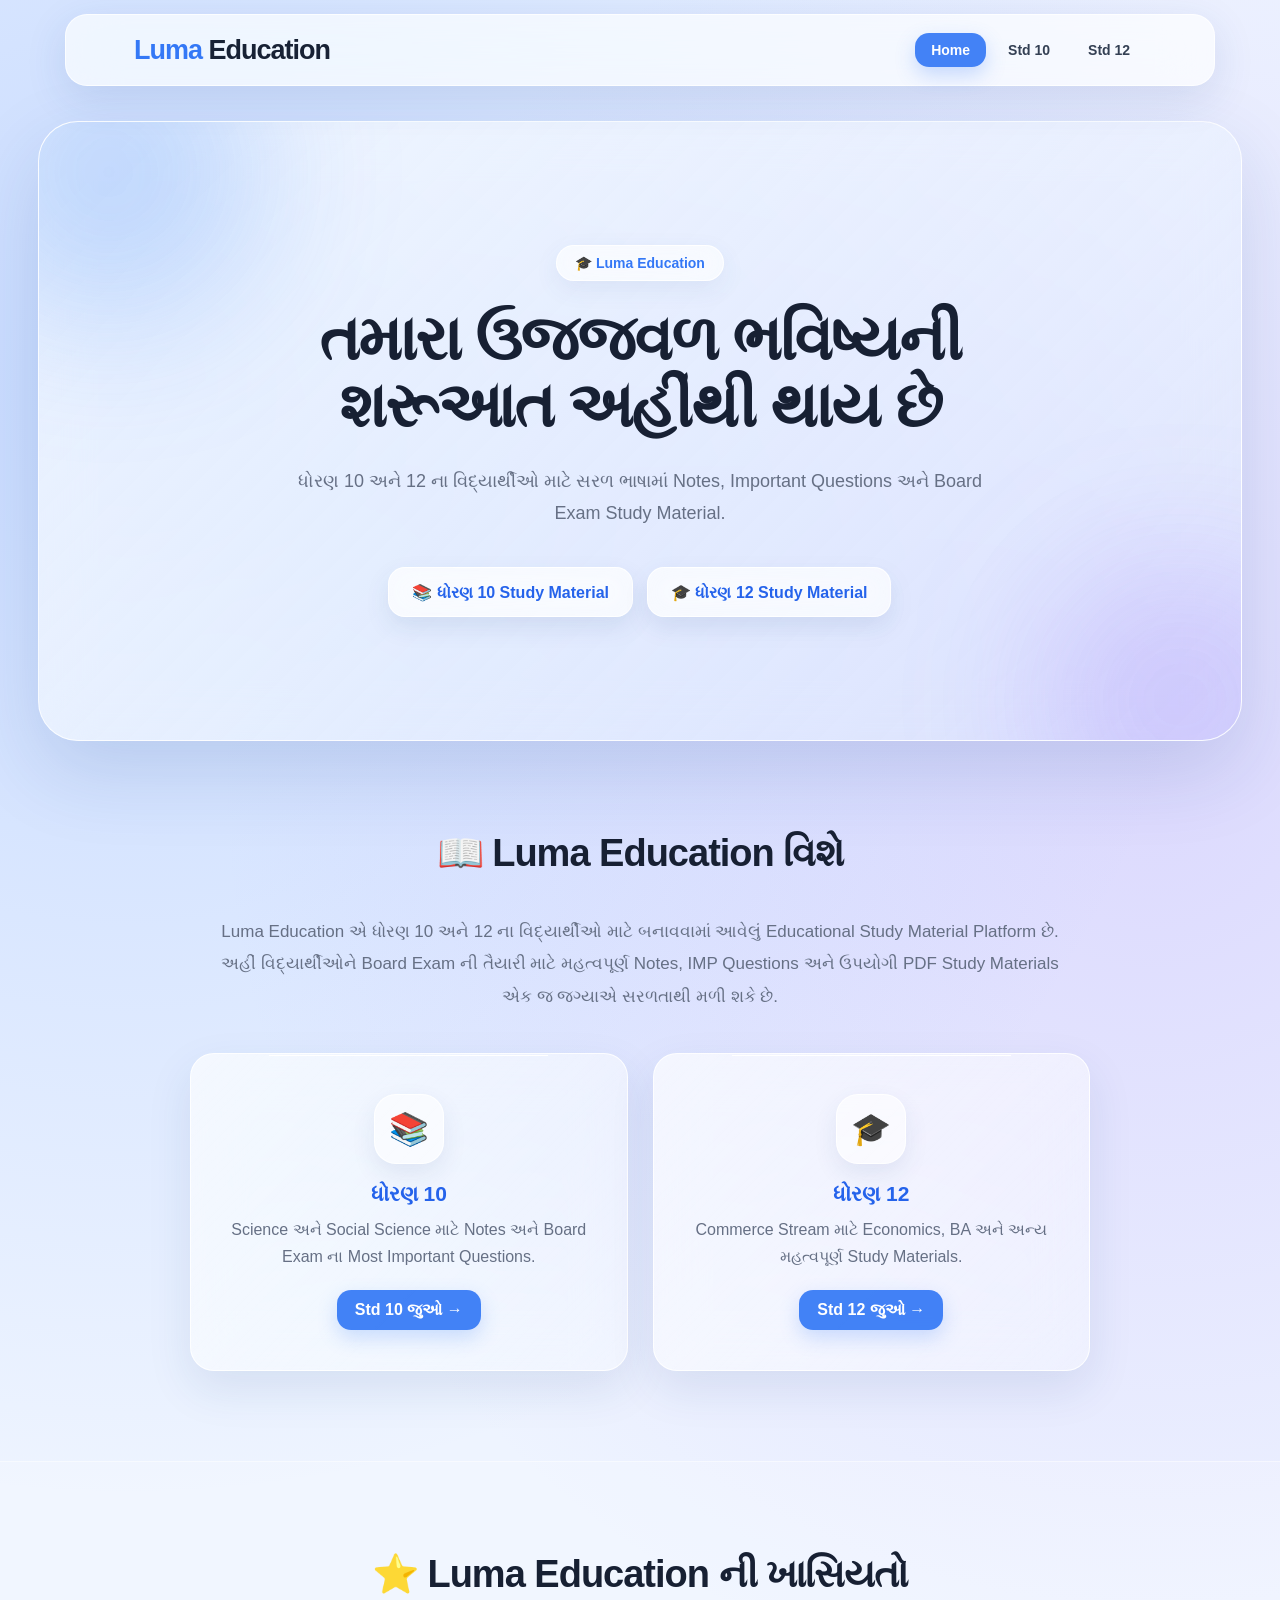
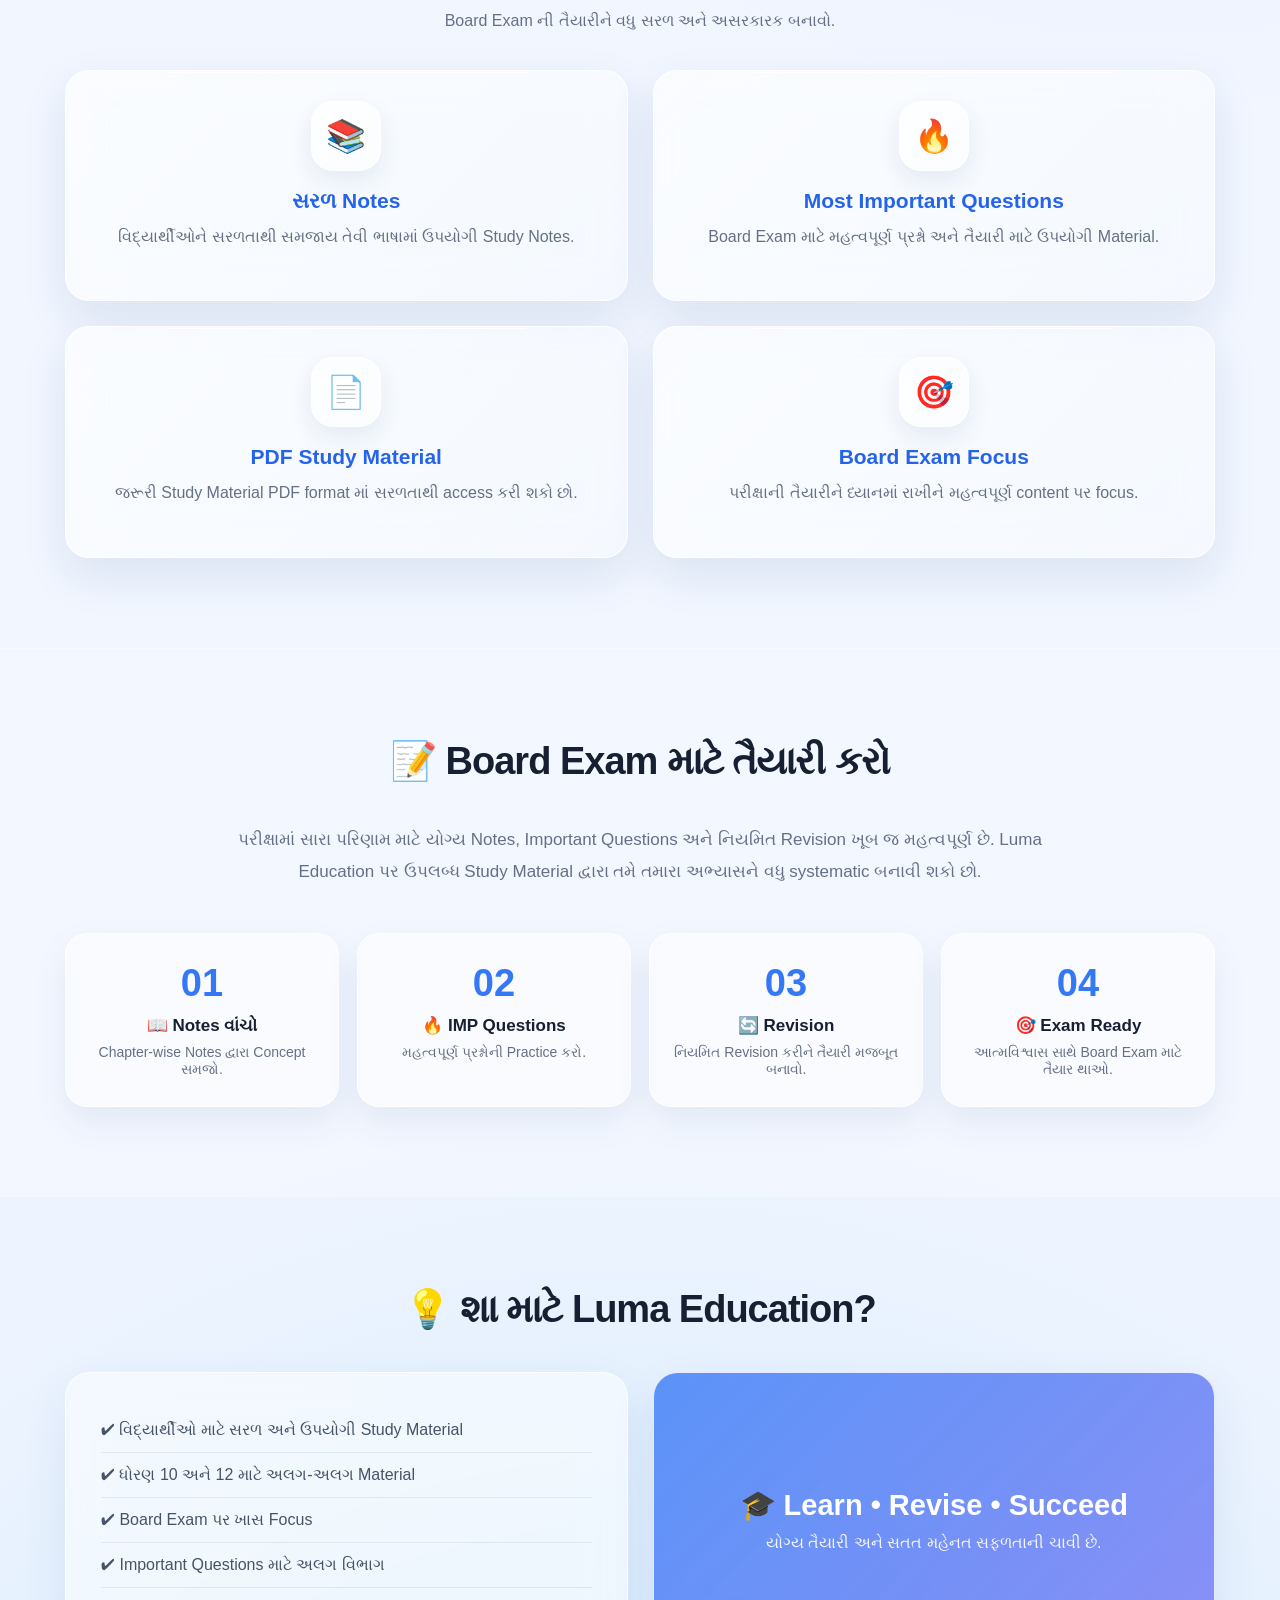
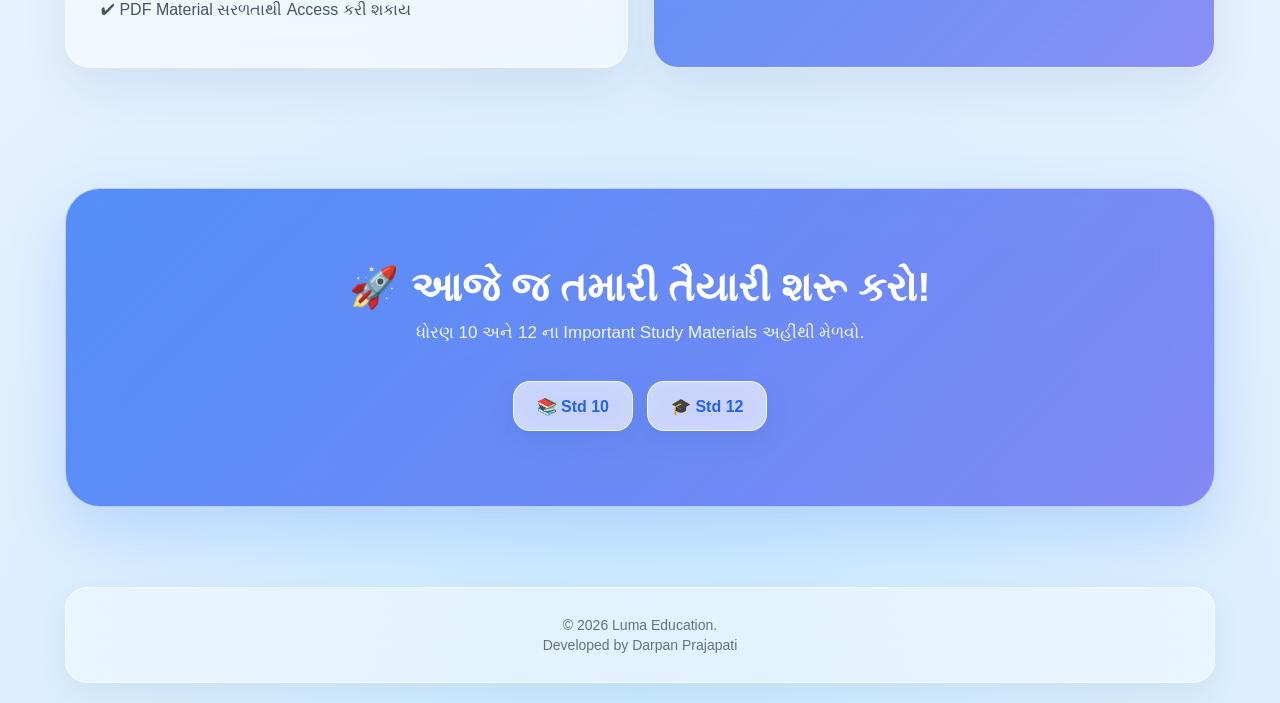
<file: index.html>
<!DOCTYPE html>
<html lang="gu">

<head>
    <meta charset="UTF-8">
    <meta name="viewport" content="width=device-width, initial-scale=1.0">

    <title>Luma Education - ધોરણ 10 અને 12 Study Materials</title>

    <link rel="stylesheet" href="style.css">
</head>

<body>


<!-- ================= HEADER ================= -->

<header>

    <div class="container header-container">

        <h1 class="logo">
            Luma <span>Education</span>
        </h1>

        <nav>
            <ul>

                <li>
                    <a href="index.html" class="active">
                        Home
                    </a>
                </li>

                <li>
                    <a href="std10.html">
                        Std 10
                    </a>
                </li>

                <li>
                    <a href="std12.html">
                        Std 12
                    </a>
                </li>

            </ul>
        </nav>

    </div>

</header>



<!-- ================= HERO ================= -->

<section class="hero">

    <div class="container">

        <span class="hero-badge">
            🎓 Luma Education
        </span>

        <h2>
            તમારા ઉજ્જવળ ભવિષ્યની શરૂઆત અહીંથી થાય છે
        </h2>

        <p>
            ધોરણ 10 અને 12 ના વિદ્યાર્થીઓ માટે
            સરળ ભાષામાં Notes, Important Questions
            અને Board Exam Study Material.
        </p>


        <div class="hero-buttons">

            <a href="std10.html" class="btn">
                📚 ધોરણ 10 Study Material
            </a>

            <a href="std12.html" class="btn">
                🎓 ધોરણ 12 Study Material
            </a>

        </div>

    </div>

</section>



<!-- ================= ABOUT ================= -->

<section class="welcome">

    <div class="container">

        <h2 class="section-title">
            📖 Luma Education વિશે
        </h2>

        <p class="about-text">

            Luma Education એ ધોરણ 10 અને 12 ના
            વિદ્યાર્થીઓ માટે બનાવવામાં આવેલું
            Educational Study Material Platform છે.

            અહીં વિદ્યાર્થીઓને Board Exam ની તૈયારી માટે
            મહત્વપૂર્ણ Notes, IMP Questions અને
            ઉપયોગી PDF Study Materials એક જ જગ્યાએ
            સરળતાથી મળી શકે છે.

        </p>


        <div class="home-grid">


            <div class="home-card">

                <div class="feature-icon">
                    📚
                </div>

                <h3>
                    ધોરણ 10
                </h3>

                <p>
                    Science અને Social Science માટે
                    Notes અને Board Exam ના
                    Most Important Questions.
                </p>

                <a href="std10.html" class="card-btn">
                    Std 10 જુઓ →
                </a>

            </div>



            <div class="home-card">

                <div class="feature-icon">
                    🎓
                </div>

                <h3>
                    ધોરણ 12
                </h3>

                <p>
                    Commerce Stream માટે Economics,
                    BA અને અન્ય મહત્વપૂર્ણ
                    Study Materials.
                </p>

                <a href="std12.html" class="card-btn">
                    Std 12 જુઓ →
                </a>

            </div>


        </div>

    </div>

</section>



<!-- ================= FEATURES ================= -->

<section class="features-section">

    <div class="container">

        <h2 class="section-title">
            ⭐ Luma Education ની ખાસિયતો
        </h2>

        <p class="section-subtitle">
            Board Exam ની તૈયારીને વધુ સરળ અને અસરકારક બનાવો.
        </p>


        <div class="grid">


            <div class="card feature-card">

                <div class="feature-icon">
                    📚
                </div>

                <h3>
                    સરળ Notes
                </h3>

                <p>
                    વિદ્યાર્થીઓને સરળતાથી સમજાય તેવી
                    ભાષામાં ઉપયોગી Study Notes.
                </p>

            </div>



            <div class="card feature-card">

                <div class="feature-icon">
                    🔥
                </div>

                <h3>
                    Most Important Questions
                </h3>

                <p>
                    Board Exam માટે મહત્વપૂર્ણ
                    પ્રશ્નો અને તૈયારી માટે ઉપયોગી Material.
                </p>

            </div>



            <div class="card feature-card">

                <div class="feature-icon">
                    📄
                </div>

                <h3>
                    PDF Study Material
                </h3>

                <p>
                    જરૂરી Study Material PDF format માં
                    સરળતાથી access કરી શકો છો.
                </p>

            </div>



            <div class="card feature-card">

                <div class="feature-icon">
                    🎯
                </div>

                <h3>
                    Board Exam Focus
                </h3>

                <p>
                    પરીક્ષાની તૈયારીને ધ્યાનમાં રાખીને
                    મહત્વપૂર્ણ content પર focus.
                </p>

            </div>


        </div>

    </div>

</section>



<!-- ================= EXAM PREPARATION ================= -->

<section class="exam-section">

    <div class="container">

        <h2 class="section-title">
            📝 Board Exam માટે તૈયારી કરો
        </h2>

        <p class="about-text">

            પરીક્ષામાં સારા પરિણામ માટે યોગ્ય Notes,
            Important Questions અને નિયમિત Revision
            ખૂબ જ મહત્વપૂર્ણ છે.

            Luma Education પર ઉપલબ્ધ Study Material
            દ્વારા તમે તમારા અભ્યાસને વધુ systematic
            બનાવી શકો છો.

        </p>


        <div class="exam-grid">


            <div class="exam-box">

                <h3>
                    01
                </h3>

                <h4>
                    📖 Notes વાંચો
                </h4>

                <p>
                    Chapter-wise Notes દ્વારા
                    Concept સમજો.
                </p>

            </div>



            <div class="exam-box">

                <h3>
                    02
                </h3>

                <h4>
                    🔥 IMP Questions
                </h4>

                <p>
                    મહત્વપૂર્ણ પ્રશ્નોની Practice કરો.
                </p>

            </div>



            <div class="exam-box">

                <h3>
                    03
                </h3>

                <h4>
                    🔄 Revision
                </h4>

                <p>
                    નિયમિત Revision કરીને
                    તૈયારી મજબૂત બનાવો.
                </p>

            </div>



            <div class="exam-box">

                <h3>
                    04
                </h3>

                <h4>
                    🎯 Exam Ready
                </h4>

                <p>
                    આત્મવિશ્વાસ સાથે Board Exam
                    માટે તૈયાર થાઓ.
                </p>

            </div>


        </div>

    </div>

</section>



<!-- ================= WHY LUMA ================= -->

<section class="why-section">

    <div class="container">

        <h2 class="section-title">
            💡 શા માટે Luma Education?
        </h2>


        <div class="why-content">


            <div class="why-text">

                <p>
                    ✔ વિદ્યાર્થીઓ માટે સરળ અને ઉપયોગી Study Material
                </p>

                <p>
                    ✔ ધોરણ 10 અને 12 માટે અલગ-અલગ Material
                </p>

                <p>
                    ✔ Board Exam પર ખાસ Focus
                </p>

                <p>
                    ✔ Important Questions માટે અલગ વિભાગ
                </p>

                <p>
                    ✔ PDF Material સરળતાથી Access કરી શકાય
                </p>

            </div>


            <div class="why-box">

                <h3>
                    🎓 Learn • Revise • Succeed
                </h3>

                <p>
                    યોગ્ય તૈયારી અને સતત મહેનત
                    સફળતાની ચાવી છે.
                </p>

            </div>


        </div>

    </div>

</section>



<!-- ================= CTA ================= -->

<section class="cta-section">

    <div class="container">

        <h2>
            🚀 આજે જ તમારી તૈયારી શરૂ કરો!
        </h2>

        <p>
            ધોરણ 10 અને 12 ના Important
            Study Materials અહીંથી મેળવો.
        </p>


        <div class="hero-buttons">

            <a href="std10.html" class="btn">
                📚 Std 10
            </a>

            <a href="std12.html" class="btn">
                🎓 Std 12
            </a>

        </div>

    </div>

</section>



<!-- ================= FOOTER ================= -->

<footer>

    <p>
        &copy; 2026 Luma Education.
    </p>

    <p>
        Developed by Darpan Prajapati
    </p>

</footer>


<script src="script.js"></script>

</body>

</html>
</file>
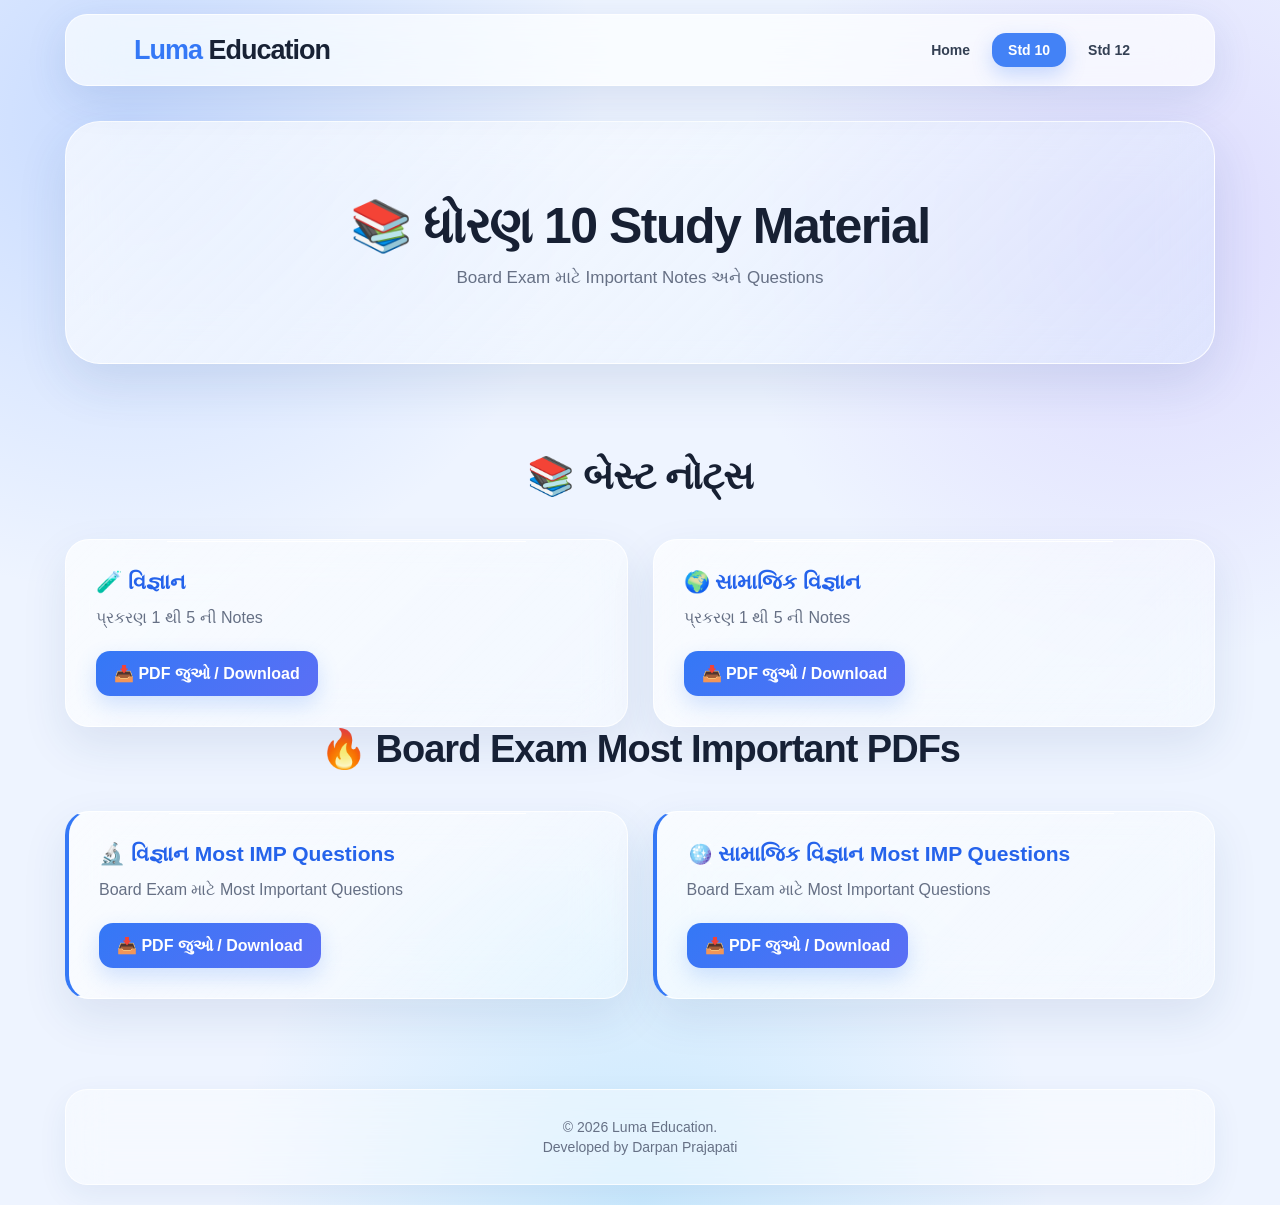
<file: std10.html>
<!DOCTYPE html>
<html lang="gu">

<head>
    <meta charset="UTF-8">
    <meta name="viewport" content="width=device-width, initial-scale=1.0">

    <title>Luma Education - Std 10</title>

    <link rel="stylesheet" href="style.css">
</head>

<body>


<header>

    <div class="container header-container">

        <h1 class="logo">
            Luma <span>Education</span>
        </h1>

        <nav>
            <ul>

                <li>
                    <a href="index.html">
                        Home
                    </a>
                </li>

                <li>
                    <a href="std10.html" class="active">
                        Std 10
                    </a>
                </li>

                <li>
                    <a href="std12.html">
                        Std 12
                    </a>
                </li>

            </ul>
        </nav>

    </div>

</header>


<section class="page-banner">

    <div class="container">

        <h2>📚 ધોરણ 10 Study Material</h2>

        <p>
            Board Exam માટે Important Notes અને Questions
        </p>

    </div>

</section>


<section class="class-section">

    <div class="container">

        <h2 class="section-title">
            📚 બેસ્ટ નોટ્સ
        </h2>

        <div class="grid">


            <div class="card">

                <h3>
                    🧪 વિજ્ઞાન
                </h3>

                <p>
                    પ્રકરણ 1 થી 5 ની Notes
                </p>

                <a
                    href="std 10 _વિજ્ઞાન.pdf"
                    onclick="downloadMaterial('ધોરણ 10 - વિજ્ઞાન')"
                    class="download-btn">

                    📥 PDF જુઓ / Download

                </a>

            </div>


            <div class="card">

                <h3>
                    🌍 સામાજિક વિજ્ઞાન
                </h3>

                <p>
                    પ્રકરણ 1 થી 5 ની Notes
                </p>

                <a
                    href="std 10 સામાજિક વિજ્ઞાન ch 1 to 5.pdf"
                    onclick="downloadMaterial('ધોરણ 10 - સામાજિક વિજ્ઞાન')"
                    class="download-btn">

                    📥 PDF જુઓ / Download

                </a>

            </div>


        </div>


        <h2 class="section-title second-title">
            🔥 Board Exam Most Important PDFs
        </h2>


        <div class="grid">


            <div class="card important-card">

                <h3>
                    🔬 વિજ્ઞાન Most IMP Questions
                </h3>

                <p>
                    Board Exam માટે Most Important Questions
                </p>

                <a
                    href="STD10 SCI QU.pdf"
                    onclick="downloadMaterial('STD 10 Science IMP Questions')"
                    class="download-btn">

                    📥 PDF જુઓ / Download

                </a>

            </div>


            <div class="card important-card">

                <h3>
                    🪩 સામાજિક વિજ્ઞાન Most IMP Questions
                </h3>

                <p>
                    Board Exam માટે Most Important Questions
                </p>

                <a
                    href="ધોરણ ૧૦ સમાજ પ્રશ્નો .pdf"
                    onclick="downloadMaterial('STD 10 Social Science IMP Questions')"
                    class="download-btn">

                    📥 PDF જુઓ / Download

                </a>

            </div>


        </div>

    </div>

</section>


<footer>

    <p>
        &copy; 2026 Luma Education.
    </p>

    <p>
        Developed by Darpan Prajapati
    </p>

</footer>


<script src="script.js"></script>

</body>
</html>
</file>
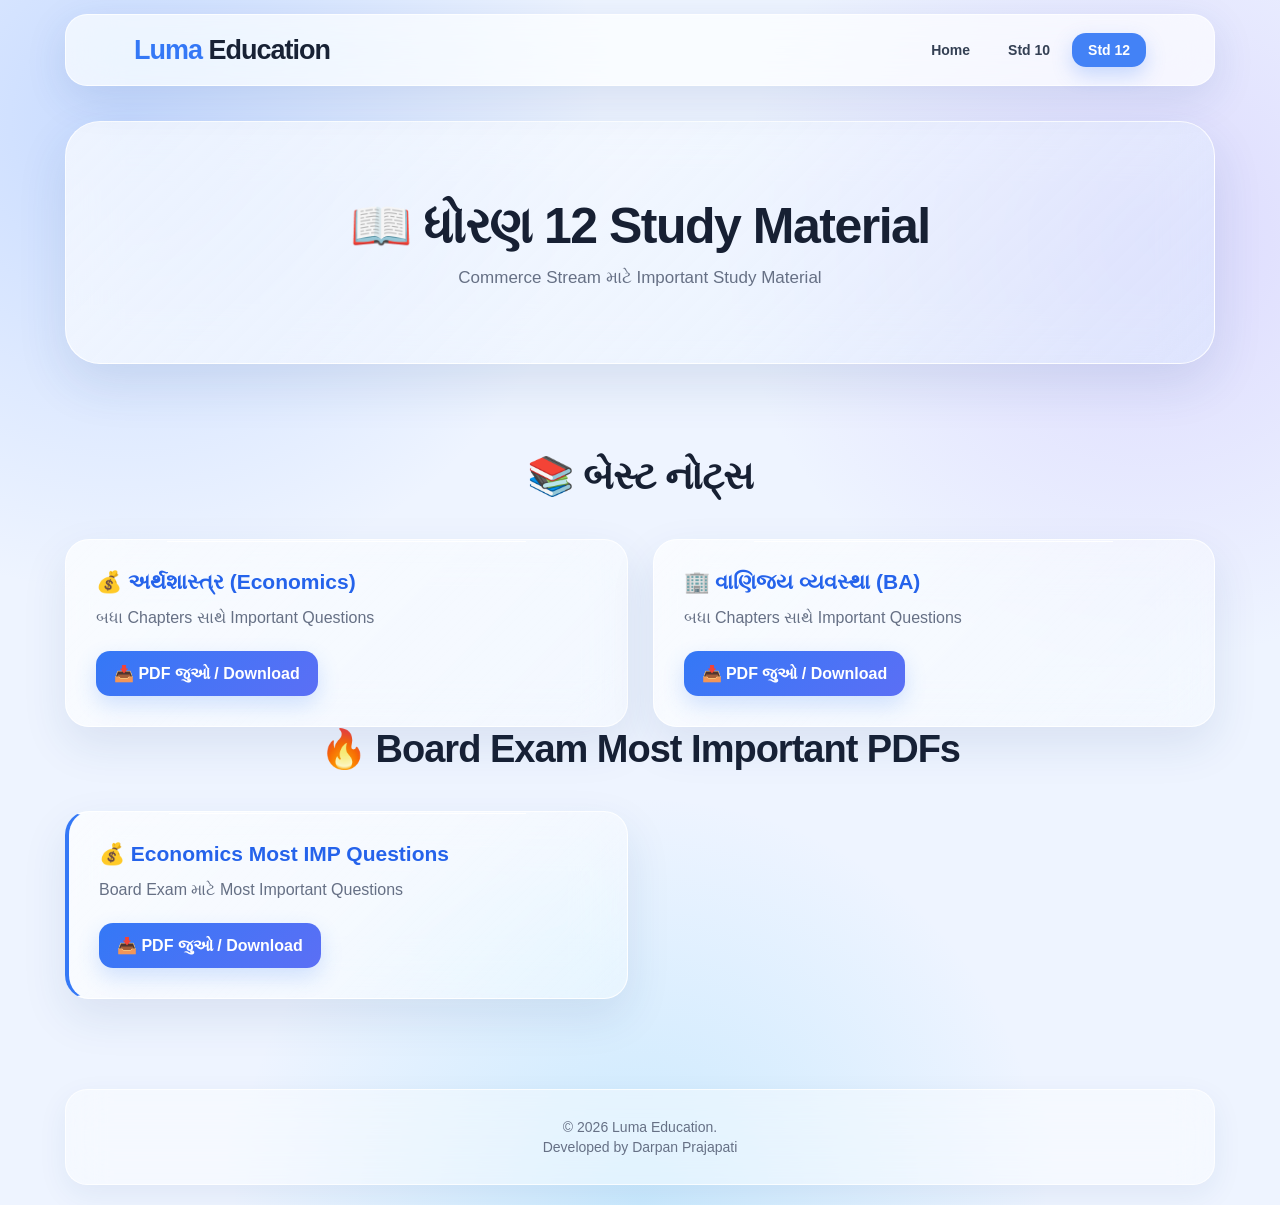
<file: std12.html>
<!DOCTYPE html>
<html lang="gu">

<head>

    <meta charset="UTF-8">

    <meta name="viewport"
        content="width=device-width, initial-scale=1.0">

    <title>Luma Education - Std 12</title>

    <link rel="stylesheet" href="style.css">

</head>

<body>


<header>

    <div class="container header-container">

        <h1 class="logo">
            Luma <span>Education</span>
        </h1>

        <nav>

            <ul>

                <li>
                    <a href="index.html">
                        Home
                    </a>
                </li>

                <li>
                    <a href="std10.html">
                        Std 10
                    </a>
                </li>

                <li>
                    <a href="std12.html" class="active">
                        Std 12
                    </a>
                </li>

            </ul>

        </nav>

    </div>

</header>


<section class="page-banner">

    <div class="container">

        <h2>
            📖 ધોરણ 12 Study Material
        </h2>

        <p>
            Commerce Stream માટે Important Study Material
        </p>

    </div>

</section>


<section class="class-section">

    <div class="container">


        <h2 class="section-title">
            📚 બેસ્ટ નોટ્સ
        </h2>


        <div class="grid">


            <div class="card">

                <h3>
                    💰 અર્થશાસ્ત્ર (Economics)
                </h3>

                <p>
                    બધા Chapters સાથે Important Questions
                </p>

                <a
                    href="STD 12 ECONOMICS NOTES BOOK.pdf"
                    onclick="downloadMaterial('ધોરણ 12 Economics Notes')"
                    class="download-btn">

                    📥 PDF જુઓ / Download

                </a>

            </div>


            <div class="card">

                <h3>
                    🏢 વાણિજ્ય વ્યવસ્થા (BA)
                </h3>

                <p>
                    બધા Chapters સાથે Important Questions
                </p>

                <a
                    href="std 12 ba notes book.pdf"
                    onclick="downloadMaterial('ધોરણ 12 BA Notes')"
                    class="download-btn">

                    📥 PDF જુઓ / Download

                </a>

            </div>


        </div>


        <h2 class="section-title second-title">
            🔥 Board Exam Most Important PDFs
        </h2>


        <div class="grid">


            <div class="card important-card">

                <h3>
                    💰 Economics Most IMP Questions
                </h3>

                <p>
                    Board Exam માટે Most Important Questions
                </p>

                <a
                    href="std 12 અર્થશાસ્ત્ર imp પ્રશ્નો.pdf"
                    onclick="downloadMaterial('STD 12 Economics IMP Questions')"
                    class="download-btn">

                    📥 PDF જુઓ / Download

                </a>

            </div>


        </div>

    </div>

</section>


<footer>

    <p>
        &copy; 2026 Luma Education.
    </p>

    <p>
        Developed by Darpan Prajapati
    </p>

</footer>


<script src="script.js"></script>

</body>
</html>
</file>
<file: style.css>
:root {
    --bg: #eef4ff;
    --text: #172033;
    --muted: #667085;

    --glass: rgba(255, 255, 255, 0.48);
    --glass-strong: rgba(255, 255, 255, 0.68);
    --glass-border: rgba(255, 255, 255, 0.75);

    --blue: #3478f6;
    --blue-dark: #2459c8;

    --shadow:
        0 20px 50px rgba(30, 70, 130, 0.12);

    --radius: 24px;
}


/* =========================
   RESET
========================= */

* {
    margin: 0;
    padding: 0;
    box-sizing: border-box;
}

html {
    scroll-behavior: smooth;
}

body {
    font-family:
        -apple-system,
        BlinkMacSystemFont,
        "SF Pro Display",
        "SF Pro Text",
        "Noto Sans Gujarati",
        Arial,
        sans-serif;

    color: var(--text);

    background:
        radial-gradient(
            circle at 10% 10%,
            rgba(99, 153, 255, 0.28),
            transparent 30%
        ),
        radial-gradient(
            circle at 90% 20%,
            rgba(167, 139, 250, 0.25),
            transparent 28%
        ),
        radial-gradient(
            circle at 50% 100%,
            rgba(56, 189, 248, 0.20),
            transparent 30%
        ),
        var(--bg);

    min-height: 100vh;

    overflow-x: hidden;
}


/* =========================
   CONTAINER
========================= */

.container {
    width: min(1150px, 92%);
    margin: auto;
}


/* =========================
   GLASS HEADER
========================= */

header {
    position: sticky;
    top: 14px;
    z-index: 1000;

    width: min(1150px, 92%);
    margin: 14px auto 0;

    background: var(--glass-strong);

    backdrop-filter: blur(25px) saturate(160%);
    -webkit-backdrop-filter: blur(25px) saturate(160%);

    border: 1px solid var(--glass-border);

    border-radius: 22px;

    box-shadow:
        0 12px 40px rgba(40, 80, 150, 0.13);
}


.header-container {
    min-height: 70px;

    display: flex;
    align-items: center;
    justify-content: space-between;

    padding: 0 22px;
}


/* =========================
   LOGO
========================= */

.logo {
    font-size: 27px;
    font-weight: 800;
    letter-spacing: -1px;

    color: #3478f6;
}

.logo span {
    color: #182235;
}


/* =========================
   NAVIGATION
========================= */

nav ul {
    display: flex;
    align-items: center;
    gap: 6px;

    list-style: none;
}

nav a {
    display: block;

    padding: 9px 16px;

    border-radius: 14px;

    text-decoration: none;

    color: #344054;

    font-size: 14px;
    font-weight: 650;

    transition: 0.25s ease;
}

nav a:hover {
    background: rgba(255, 255, 255, 0.65);

    transform: translateY(-1px);
}

nav a.active {
    background: rgba(52, 120, 246, 0.92);

    color: white;

    box-shadow:
        0 8px 20px rgba(52, 120, 246, 0.25);
}


/* =========================
   HERO
========================= */

.hero {
    position: relative;

    margin-top: 35px;

    min-height: 620px;

    display: flex;
    align-items: center;

    text-align: center;

    overflow: hidden;

    border-radius: 40px;

    width: min(1250px, 94%);
    margin-left: auto;
    margin-right: auto;

    background:
        linear-gradient(
            135deg,
            rgba(255,255,255,0.68),
            rgba(219,234,254,0.45)
        );

    border: 1px solid rgba(255,255,255,0.8);

    backdrop-filter: blur(25px);
    -webkit-backdrop-filter: blur(25px);

    box-shadow:
        0 30px 80px rgba(30, 70, 140, 0.15);
}


/* Decorative glow */

.hero::before {
    content: "";

    position: absolute;

    width: 300px;
    height: 300px;

    background: rgba(59, 130, 246, 0.25);

    filter: blur(70px);

    border-radius: 50%;

    top: -100px;
    left: -80px;
}

.hero::after {
    content: "";

    position: absolute;

    width: 280px;
    height: 280px;

    background: rgba(139, 92, 246, 0.20);

    filter: blur(70px);

    border-radius: 50%;

    right: -80px;
    bottom: -100px;
}


.hero .container {
    position: relative;
    z-index: 2;
}


.hero-badge {
    display: inline-block;

    padding: 9px 18px;

    margin-bottom: 25px;

    border-radius: 50px;

    background: rgba(255,255,255,0.58);

    border: 1px solid rgba(255,255,255,0.85);

    backdrop-filter: blur(15px);

    color: #3478f6;

    font-size: 14px;
    font-weight: 700;

    box-shadow:
        0 8px 25px rgba(50,90,150,0.08);
}


.hero h2 {
    max-width: 850px;

    margin: auto;

    font-size: clamp(36px, 5vw, 62px);

    line-height: 1.08;

    letter-spacing: -2px;

    font-weight: 850;

    color: #172033;
}


.hero p {
    max-width: 720px;

    margin: 25px auto 0;

    font-size: 18px;

    color: var(--muted);

    line-height: 1.8;
}


/* =========================
   BUTTONS
========================= */

.hero-buttons {
    margin-top: 38px;

    display: flex;
    justify-content: center;
    gap: 14px;

    flex-wrap: wrap;
}


.btn {
    display: inline-flex;

    align-items: center;
    justify-content: center;

    min-height: 50px;

    padding: 0 23px;

    border-radius: 17px;

    text-decoration: none;

    background: rgba(255,255,255,0.68);

    border: 1px solid rgba(255,255,255,0.85);

    color: #2563eb;

    font-weight: 700;

    backdrop-filter: blur(15px);

    box-shadow:
        0 10px 25px rgba(30,70,130,0.10);

    transition: 0.25s ease;
}


.btn:hover {
    transform: translateY(-3px) scale(1.01);

    background: white;

    box-shadow:
        0 15px 30px rgba(30,70,130,0.16);
}


/* =========================
   PAGE BANNER
========================= */

.page-banner {
    width: min(1150px, 92%);

    margin: 35px auto 0;

    padding: 75px 20px;

    text-align: center;

    border-radius: 35px;

    background:
        linear-gradient(
            135deg,
            rgba(255,255,255,0.68),
            rgba(219,234,254,0.42)
        );

    border: 1px solid rgba(255,255,255,0.85);

    backdrop-filter: blur(25px);
    -webkit-backdrop-filter: blur(25px);

    box-shadow: var(--shadow);
}


.page-banner h2 {
    font-size: clamp(32px, 5vw, 50px);

    letter-spacing: -1.5px;

    margin-bottom: 12px;
}

.page-banner p {
    color: var(--muted);

    font-size: 17px;
}


/* =========================
   SECTIONS
========================= */

.welcome,
.features-section,
.exam-section,
.why-section,
.class-section {
    padding: 90px 0;
}


.section-title {
    text-align: center;

    font-size: clamp(27px, 4vw, 38px);

    letter-spacing: -1px;

    margin-bottom: 40px;
}


.section-subtitle {
    text-align: center;

    color: var(--muted);

    margin-top: -25px;

    margin-bottom: 40px;
}


/* =========================
   ABOUT TEXT
========================= */

.about-text {
    max-width: 850px;

    margin: 0 auto 40px;

    text-align: center;

    color: var(--muted);

    font-size: 17px;

    line-height: 1.9;
}


/* =========================
   GRID
========================= */

.grid {
    display: grid;

    grid-template-columns:
        repeat(2, minmax(0, 1fr));

    gap: 25px;
}


/* =========================
   GLASS CARD
========================= */

.card,
.home-card {
    position: relative;

    padding: 30px;

    border-radius: var(--radius);

    background:
        linear-gradient(
            135deg,
            rgba(255,255,255,0.68),
            rgba(255,255,255,0.35)
        );

    border:
        1px solid rgba(255,255,255,0.85);

    backdrop-filter: blur(25px) saturate(140%);
    -webkit-backdrop-filter: blur(25px) saturate(140%);

    box-shadow:
        0 18px 45px rgba(30,70,130,0.10);

    transition:
        transform 0.3s ease,
        box-shadow 0.3s ease;
}


.card:hover,
.home-card:hover {
    transform: translateY(-7px);

    box-shadow:
        0 25px 55px rgba(30,70,130,0.16);
}


.card::before,
.home-card::before {
    content: "";

    position: absolute;

    top: 1px;
    left: 18%;

    width: 64%;
    height: 1px;

    background: rgba(255,255,255,0.95);
}


/* =========================
   CARD TEXT
========================= */

.card h3,
.home-card h3 {
    color: #2563eb;

    font-size: 21px;

    margin-bottom: 10px;
}


.card p,
.home-card p {
    color: var(--muted);

    line-height: 1.7;

    margin-bottom: 20px;
}


/* =========================
   HOME CARDS
========================= */

.home-grid {
    display: grid;

    grid-template-columns:
        repeat(2, minmax(0, 1fr));

    gap: 25px;

    max-width: 900px;

    margin: 40px auto 0;
}


.home-card {
    text-align: center;

    padding: 40px 30px;
}


.feature-icon {
    width: 70px;
    height: 70px;

    display: flex;

    align-items: center;
    justify-content: center;

    margin: 0 auto 18px;

    border-radius: 22px;

    background:
        rgba(255,255,255,0.58);

    border:
        1px solid rgba(255,255,255,0.85);

    font-size: 32px;

    box-shadow:
        0 10px 25px rgba(30,70,130,0.09);
}


.card-btn {
    display: inline-flex;

    align-items: center;

    padding: 11px 18px;

    border-radius: 14px;

    text-decoration: none;

    background: rgba(52,120,246,0.92);

    color: white;

    font-weight: 700;

    box-shadow:
        0 8px 20px rgba(52,120,246,0.22);

    transition: 0.25s;
}


.card-btn:hover {
    transform: translateY(-2px);

    background: #2459c8;
}


/* =========================
   FEATURES
========================= */

.features-section {
    background:
        rgba(255,255,255,0.18);

    border-top:
        1px solid rgba(255,255,255,0.45);

    border-bottom:
        1px solid rgba(255,255,255,0.45);
}


.feature-card {
    text-align: center;
}


/* =========================
   EXAM SECTION
========================= */

.exam-section {
    background:
        rgba(255,255,255,0.28);
}


.exam-grid {
    display: grid;

    grid-template-columns:
        repeat(4, minmax(0, 1fr));

    gap: 18px;

    margin-top: 45px;
}


.exam-box {
    padding: 28px 20px;

    text-align: center;

    border-radius: 22px;

    background:
        rgba(255,255,255,0.48);

    border:
        1px solid rgba(255,255,255,0.75);

    backdrop-filter: blur(20px);

    box-shadow:
        0 15px 35px rgba(30,70,130,0.08);
}


.exam-box h3 {
    font-size: 38px;

    color: #3478f6;

    margin-bottom: 10px;
}


.exam-box h4 {
    font-size: 17px;

    margin-bottom: 8px;
}


.exam-box p {
    color: var(--muted);

    font-size: 14px;
}


/* =========================
   WHY SECTION
========================= */

.why-content {
    display: grid;

    grid-template-columns:
        1fr 1fr;

    gap: 25px;

    align-items: stretch;
}


.why-text,
.why-box {
    padding: 35px;

    border-radius: 25px;

    background:
        rgba(255,255,255,0.48);

    border:
        1px solid rgba(255,255,255,0.8);

    backdrop-filter: blur(22px);

    box-shadow:
        0 18px 45px rgba(30,70,130,0.09);
}


.why-text p {
    padding: 13px 0;

    color: #475467;

    border-bottom:
        1px solid rgba(100,116,139,0.12);
}


.why-text p:last-child {
    border-bottom: none;
}


.why-box {
    display: flex;

    flex-direction: column;

    justify-content: center;

    align-items: center;

    text-align: center;

    background:
        linear-gradient(
            135deg,
            rgba(52,120,246,0.78),
            rgba(99,102,241,0.70)
        );

    color: white;
}


.why-box h3 {
    font-size: 29px;

    margin-bottom: 12px;
}


.why-box p {
    opacity: 0.9;
}


/* =========================
   SUBJECT LIST
========================= */

.subject-list {
    list-style: none;

    margin-top: 15px;
}


.subject-list li {
    margin-bottom: 12px;
}


.subject-list a {
    display: block;

    padding: 14px 17px;

    border-radius: 15px;

    text-decoration: none;

    color: #344054;

    background:
        rgba(255,255,255,0.42);

    border:
        1px solid rgba(255,255,255,0.68);

    backdrop-filter: blur(12px);

    transition: 0.25s;
}


.subject-list a:hover {
    background:
        rgba(52,120,246,0.88);

    color: white;

    transform: translateX(5px);
}


/* =========================
   DOWNLOAD BUTTON
========================= */

.download-btn {
    display: inline-flex;

    align-items: center;
    justify-content: center;

    min-height: 45px;

    padding: 0 18px;

    border-radius: 14px;

    text-decoration: none;

    color: white;

    background:
        linear-gradient(
            135deg,
            #3478f6,
            #5b6ff5
        );

    font-weight: 700;

    box-shadow:
        0 9px 22px rgba(52,120,246,0.20);

    transition: 0.25s;
}


.download-btn:hover {
    transform: translateY(-3px);

    box-shadow:
        0 13px 28px rgba(52,120,246,0.28);
}


/* =========================
   IMPORTANT CARD
========================= */

.important-card {
    border-left:
        4px solid #3478f6;
}


/* =========================
   CTA
========================= */

.cta-section {
    width: min(1150px, 92%);

    margin: 30px auto 80px;

    padding: 75px 20px;

    text-align: center;

    border-radius: 35px;

    background:
        linear-gradient(
            135deg,
            rgba(52,120,246,0.82),
            rgba(99,102,241,0.75)
        );

    border:
        1px solid rgba(255,255,255,0.55);

    backdrop-filter: blur(25px);

    box-shadow:
        0 25px 60px rgba(52,120,246,0.20);

    color: white;
}


.cta-section h2 {
    font-size: clamp(28px, 4vw, 40px);

    margin-bottom: 12px;
}


.cta-section p {
    font-size: 17px;

    opacity: 0.9;
}


/* =========================
   FOOTER
========================= */

footer {
    width: min(1150px, 92%);

    margin: 0 auto 20px;

    padding: 25px;

    text-align: center;

    border-radius: 22px;

    background:
        rgba(255,255,255,0.42);

    border:
        1px solid rgba(255,255,255,0.75);

    backdrop-filter: blur(20px);

    color: #667085;

    box-shadow:
        0 10px 30px rgba(30,70,130,0.07);
}


footer p {
    margin: 4px 0;

    font-size: 14px;
}


/* =========================
   SCROLLBAR
========================= */

::-webkit-scrollbar {
    width: 8px;
}

::-webkit-scrollbar-track {
    background: transparent;
}

::-webkit-scrollbar-thumb {
    background: rgba(52,120,246,0.35);

    border-radius: 20px;
}


/* =========================
   MOBILE
========================= */

@media (max-width: 800px) {

    header {
        top: 8px;
        margin-top: 8px;
    }

    .header-container {
        min-height: 65px;

        padding: 10px 15px;

        flex-direction: column;

        gap: 8px;
    }

    .logo {
        font-size: 24px;
    }

    nav a {
        padding: 7px 12px;

        font-size: 13px;
    }

    .hero {
        min-height: 520px;

        margin-top: 25px;

        border-radius: 30px;
    }

    .hero h2 {
        font-size: 38px;

        letter-spacing: -1.5px;
    }

    .hero p {
        font-size: 16px;
    }

    .grid,
    .home-grid,
    .why-content {
        grid-template-columns: 1fr;
    }

    .exam-grid {
        grid-template-columns: 1fr 1fr;
    }

    .page-banner {
        border-radius: 28px;
    }

}


@media (max-width: 500px) {

    .container {
        width: 90%;
    }

    header {
        width: 94%;
    }

    nav ul {
        gap: 2px;
    }

    nav a {
        padding: 7px 9px;

        font-size: 12px;
    }

    .hero {
        width: 94%;

        min-height: 500px;

        padding: 40px 18px;
    }

    .hero h2 {
        font-size: 31px;

        line-height: 1.15;
    }

    .hero p {
        font-size: 15px;

        line-height: 1.7;
    }

    .hero-buttons {
        flex-direction: column;

        align-items: center;
    }

    .btn {
        width: 100%;

        max-width: 300px;
    }

    .page-banner {
        width: 94%;

        padding: 55px 15px;
    }

    .page-banner h2 {
        font-size: 30px;
    }

    .welcome,
    .features-section,
    .exam-section,
    .why-section,
    .class-section {
        padding: 60px 0;
    }

    .section-title {
        font-size: 27px;
    }

    .card,
    .home-card {
        padding: 25px 20px;
    }

    .exam-grid {
        grid-template-columns: 1fr;
    }

    .cta-section {
        width: 94%;

        margin-bottom: 50px;

        padding: 55px 20px;

        border-radius: 28px;
    }

    footer {
        width: 94%;
    }

}
</file>
